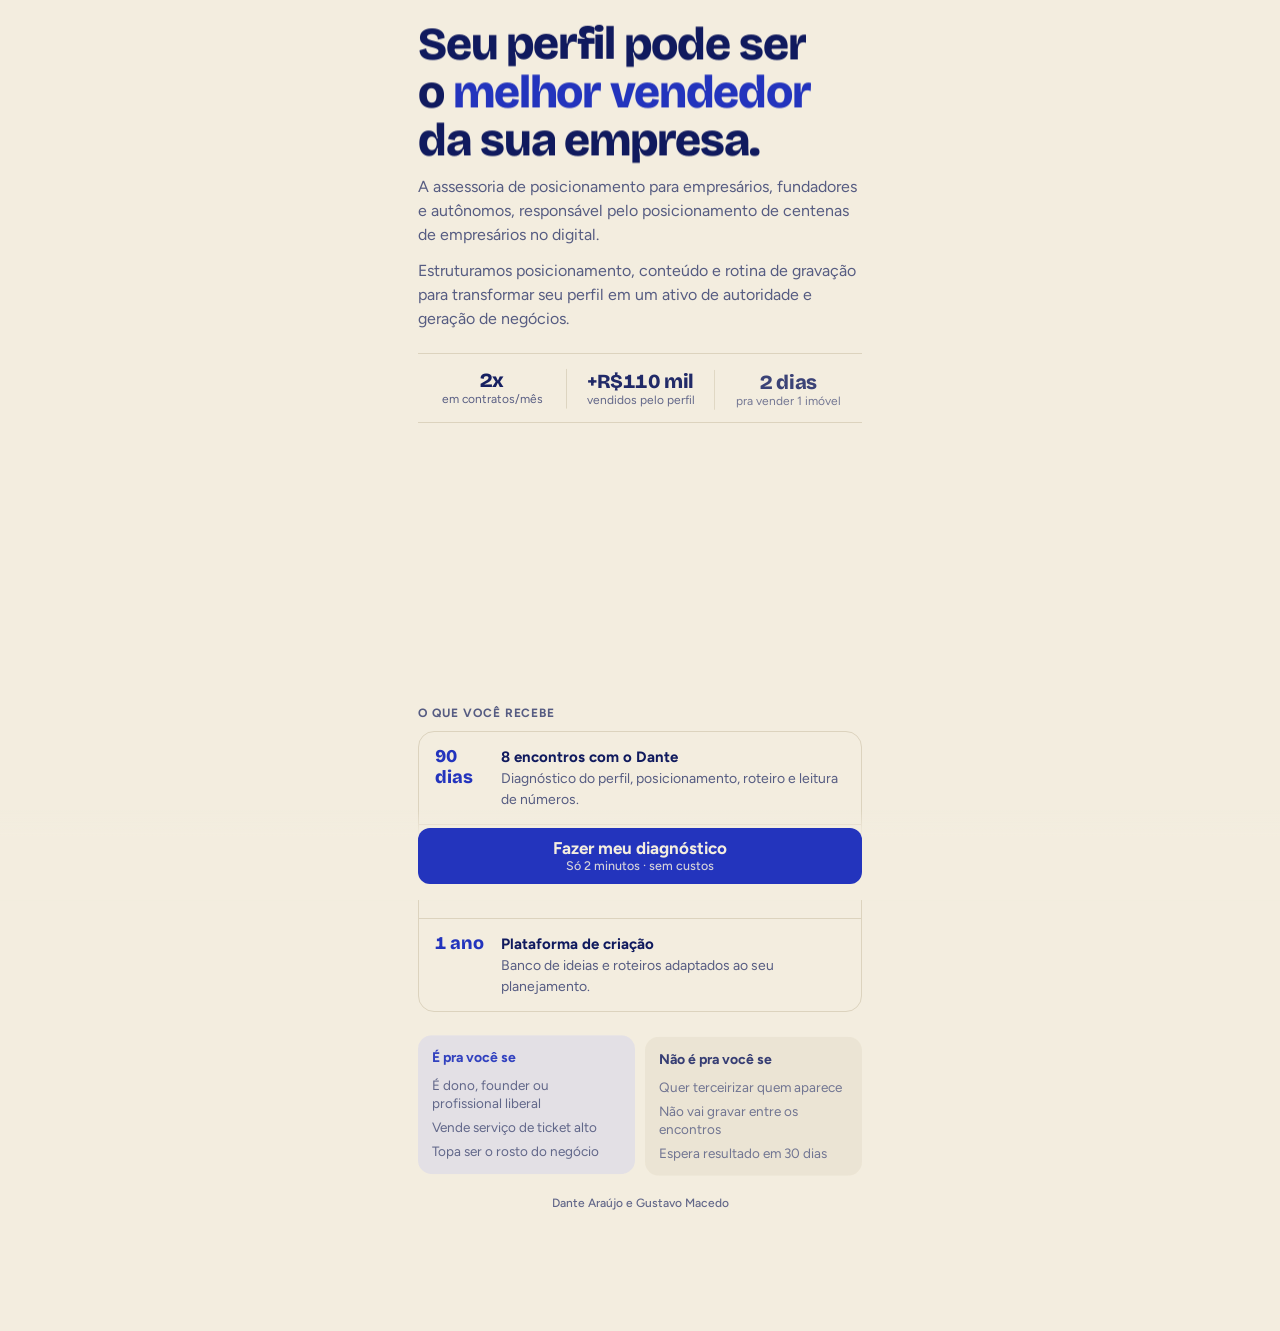
<file: site/index.html>
<!doctype html>
<html lang="pt-BR">
<head>
  <meta charset="utf-8">
  <meta name="viewport" content="width=device-width, initial-scale=1, viewport-fit=cover">

  <title>Founders · Seu perfil pode ser o melhor vendedor da sua empresa</title>
  <meta name="description" content="Posicionamento, linha de conteúdo e rotina de gravação para o seu Instagram trazer cliente. 8 encontros com Dante Araújo em 90 dias e 1 ano de comunidade.">
  <meta name="robots" content="index, follow, max-image-preview:large, max-snippet:-1">
  <meta name="author" content="Dante Araújo e Gustavo Macedo">
  <link rel="canonical" href="https://foundercc-site.vercel.app/">

  <meta name="theme-color" content="#F3EDDF">
  <meta name="color-scheme" content="only light">
  <meta name="format-detection" content="telephone=no">

  <!-- Open Graph / redes sociais -->
  <meta property="og:type" content="website">
  <meta property="og:locale" content="pt_BR">
  <meta property="og:site_name" content="Founders">
  <meta property="og:title" content="Seu perfil pode ser o melhor vendedor da sua empresa">
  <meta property="og:description" content="Posicionamento, linha de conteúdo e rotina de gravação para o Instagram trazer cliente. Faça seu diagnóstico em 2 minutos, sem custo.">
  <meta property="og:url" content="https://foundercc-site.vercel.app/">
  <meta property="og:image" content="https://foundercc-site.vercel.app/assets/img/og-image.png">
  <meta property="og:image:width" content="1200">
  <meta property="og:image:height" content="630">
  <meta property="og:image:alt" content="Seu perfil pode ser o melhor vendedor da sua empresa. Founders.">
  <meta name="twitter:card" content="summary_large_image">
  <meta name="twitter:title" content="Seu perfil pode ser o melhor vendedor da sua empresa">
  <meta name="twitter:description" content="Posicionamento, linha de conteúdo e rotina de gravação para o Instagram trazer cliente.">
  <meta name="twitter:image" content="https://foundercc-site.vercel.app/assets/img/og-image.png">

  <!-- Ícones -->
  <link rel="icon" href="assets/img/favicon-32.png" sizes="32x32" type="image/png">
  <link rel="apple-touch-icon" href="assets/img/apple-touch-icon.png">
  <link rel="manifest" href="site.webmanifest">

  <!-- Fontes locais (Bricolage Grotesque 600–800, Figtree 400–700) -->
  <link rel="preload" href="assets/fonts/bricolage-grotesque-var.woff2" as="font" type="font/woff2" crossorigin>
  <link rel="preload" href="assets/fonts/figtree-var.woff2" as="font" type="font/woff2" crossorigin>

  <!-- Marca a página para animar antes da primeira pintura, evitando o "pisca" do conteúdo -->
  <script>
    (function () {
      var d = document.documentElement;
      if (!window.matchMedia("(prefers-reduced-motion: reduce)").matches) {
        d.classList.add("anim");
        setTimeout(function () { d.classList.remove("anim"); }, 3000);
      }
    })();
  </script>

  <link rel="stylesheet" href="css/style.css">

  <script type="application/ld+json">
  {
    "@context": "https://schema.org",
    "@graph": [
      {
        "@type": "Organization",
        "@id": "https://foundercc-site.vercel.app/#organizacao",
        "name": "Founders",
        "alternateName": "@founders.cc",
        "url": "https://foundercc-site.vercel.app/",
        "logo": "https://foundercc-site.vercel.app/assets/img/icon-512.png",
        "description": "Programa que monta com donos de negócio o posicionamento, a linha de conteúdo e a rotina de gravação para o Instagram trazer cliente.",
        "sameAs": ["https://www.instagram.com/founders.cc/"],
        "founder": [
          { "@id": "https://foundercc-site.vercel.app/#dante-araujo" },
          { "@id": "https://foundercc-site.vercel.app/#gustavo-macedo" }
        ]
      },
      {
        "@type": "Person",
        "@id": "https://foundercc-site.vercel.app/#dante-araujo",
        "name": "Dante Araújo",
        "jobTitle": "Fundador",
        "worksFor": { "@type": "Organization", "name": "Forno Lab" }
      },
      {
        "@type": "Person",
        "@id": "https://foundercc-site.vercel.app/#gustavo-macedo",
        "name": "Gustavo Macedo",
        "jobTitle": "Fundador",
        "worksFor": { "@type": "Organization", "name": "Forno Lab" }
      },
      {
        "@type": "WebPage",
        "@id": "https://foundercc-site.vercel.app/#pagina",
        "url": "https://foundercc-site.vercel.app/",
        "name": "Founders · Seu perfil pode ser o melhor vendedor da sua empresa",
        "inLanguage": "pt-BR",
        "isPartOf": { "@type": "WebSite", "name": "Founders", "url": "https://foundercc-site.vercel.app/" },
        "about": { "@id": "https://foundercc-site.vercel.app/#servico" },
        "publisher": { "@id": "https://foundercc-site.vercel.app/#organizacao" },
        "primaryImageOfPage": "https://foundercc-site.vercel.app/assets/img/og-image.png"
      },
      {
        "@type": "Service",
        "@id": "https://foundercc-site.vercel.app/#servico",
        "name": "Founders",
        "serviceType": "Posicionamento e conteúdo para Instagram",
        "description": "Posicionamento, linha de conteúdo e rotina de gravação para o Instagram trazer cliente. O cliente aparece, o Founders constrói o caminho.",
        "provider": { "@id": "https://foundercc-site.vercel.app/#organizacao" },
        "areaServed": { "@type": "Country", "name": "Brasil" },
        "audience": {
          "@type": "BusinessAudience",
          "audienceType": "Donos, founders e profissionais liberais que vendem serviço de ticket alto e topam ser o rosto do negócio"
        },
        "hasOfferCatalog": {
          "@type": "OfferCatalog",
          "name": "O que você recebe",
          "itemListElement": [
            { "@type": "Offer", "itemOffered": { "@type": "Service", "name": "8 encontros com o Dante (90 dias)", "description": "Diagnóstico do perfil, posicionamento, roteiro e leitura de números." } },
            { "@type": "Offer", "itemOffered": { "@type": "Service", "name": "Comunidade de empresários (1 ano)", "description": "Grupo, lives semanais e quem está no mesmo jogo que você." } },
            { "@type": "Offer", "itemOffered": { "@type": "Service", "name": "Plataforma de criação (1 ano)", "description": "Banco de ideias e roteiros adaptados ao seu planejamento." } }
          ]
        }
      }
    ]
  }
  </script>
</head>
<body>
  <main class="wrap">

    <!-- 1. Tese -->
    <header class="tese">
      <h1 data-anim>Seu perfil pode ser o <em>melhor vendedor</em> da sua empresa.</h1>
      <p class="lede" data-anim>A assessoria de posicionamento para empresários, fundadores e autônomos, responsável pelo posicionamento de centenas de empresários no digital.</p>
      <p class="lede" data-anim>Estruturamos posicionamento, conteúdo e rotina de gravação para transformar seu perfil em um ativo de autoridade e geração de negócios.</p>
    </header>

    <!-- 2. Números dos membros -->
    <section class="stats" aria-labelledby="t-numeros" data-anim>
      <h2 id="t-numeros" class="sr-only">Resultados de membros</h2>
      <p class="stat"><b data-count="3" data-suffix="x">3x</b><small>em contratos/mês</small></p>
      <p class="stat"><b data-count="200" data-prefix="+R$" data-suffix=" mil">+R$200 mil</b><small>vendidos pelo perfil</small></p>
      <p class="stat"><b data-count="5" data-suffix=" dias">5 dias</b><small>pra vender 1 imóvel</small></p>
    </section>

    <!-- 3. Destaques (cases) -->
    <section aria-labelledby="t-cases">
      <h2 id="t-cases" class="rubrica" data-anim>Quem já passou por aqui</h2>
      <div class="highlights" role="group" aria-label="Cases">
        <button class="hl" type="button" aria-pressed="true" aria-controls="case-0" data-i="0"><span class="ring"><img src="assets/img/cases/guilherme-ferreira.jpg" alt="" width="54" height="54" decoding="async"></span><span class="hl-nome">Guilherme Ferreira</span></button>
        <button class="hl" type="button" aria-pressed="false" aria-controls="case-1" data-i="1"><span class="ring"><img src="assets/img/cases/guilherme-porto.jpg" alt="" width="54" height="54" decoding="async"></span><span class="hl-nome">Guilherme Porto</span></button>
        <button class="hl" type="button" aria-pressed="false" aria-controls="case-2" data-i="2"><span class="ring"><img src="assets/img/cases/carlos-samuel.jpg" alt="" width="54" height="54" decoding="async"></span><span class="hl-nome">Carlos Samuel</span></button>
        <button class="hl" type="button" aria-pressed="false" aria-controls="case-3" data-i="3"><span class="ring"><img src="assets/img/cases/daniel-lane.jpg" alt="" width="54" height="54" decoding="async"></span><span class="hl-nome">Daniel Lane</span></button>
        <button class="hl" type="button" aria-pressed="false" aria-controls="case-4" data-i="4"><span class="ring"><img src="assets/img/cases/isadora-andrade.jpg" alt="" width="54" height="54" decoding="async"></span><span class="hl-nome">Isadora Andrade</span></button>
      </div>
      <div class="case" aria-live="polite" data-anim>
        <article id="case-0" class="case-item">
          <h3 class="sr-only">Case Guilherme Ferreira</h3>
          <p class="case-titulo">R$ 50 mil → R$ 150 mil</p>
          <p>em novos contratos por mês. De 3 mil para 13 mil seguidores em menos de 6 meses, 100% orgânico, com a execução dele.</p>
        </article>
        <article id="case-1" class="case-item" hidden>
          <h3 class="sr-only">Case Guilherme Porto</h3>
          <p class="case-titulo">2 mil → 46,4 mil</p>
          <p>seguidores e mais de R$ 200 mil em vendas geradas através do posicionamento digital.</p>
        </article>
        <article id="case-2" class="case-item" hidden>
          <h3 class="sr-only">Case Carlos Samuel</h3>
          <p class="case-titulo">Contrato fechado em 7 dias</p>
          <p>de assessoria, através da criação de conteúdo.</p>
        </article>
        <article id="case-3" class="case-item" hidden>
          <h3 class="sr-only">Case Daniel Lane</h3>
          <p class="case-titulo">10 mil seguidores em 1 dia</p>
          <p>sem tráfego pago.</p>
        </article>
        <article id="case-4" class="case-item" hidden>
          <h3 class="sr-only">Case Isadora Andrade</h3>
          <p class="case-titulo">Imóvel vendido em 5 dias</p>
          <p>com um vídeo que ela mesma gravou e postou.</p>
        </article>
      </div>
    </section>

    <!-- 4. O que você recebe -->
    <section aria-labelledby="t-oferta" data-reveal>
      <h2 id="t-oferta" class="rubrica" data-anim>O que você recebe</h2>
      <ul class="offer" role="list">
        <li class="row" data-anim><span class="k">90 dias</span><span class="v"><b>8 encontros com o Dante</b><span>Diagnóstico do perfil, posicionamento, roteiro e leitura de números.</span></span></li>
        <li class="row" data-anim><span class="k">1 ano</span><span class="v"><b>Comunidade de empresários</b><span>Grupo, lives semanais e quem está no mesmo jogo que você.</span></span></li>
        <li class="row" data-anim><span class="k">1 ano</span><span class="v"><b>Plataforma de criação</b><span>Banco de ideias e roteiros adaptados ao seu planejamento.</span></span></li>
      </ul>
    </section>

    <!-- 5. Pra quem é / não é -->
    <section class="fit" aria-label="Pra quem é" data-reveal>
      <div class="yes" data-anim>
        <h2>É pra você se</h2>
        <ul role="list">
          <li>É dono, founder ou profissional liberal</li>
          <li>Vende serviço de ticket alto</li>
          <li>Topa ser o rosto do negócio</li>
        </ul>
      </div>
      <div class="no" data-anim>
        <h2>Não é pra você se</h2>
        <ul role="list">
          <li>Quer terceirizar quem aparece</li>
          <li>Não vai gravar entre os encontros</li>
          <li>Espera resultado em 30 dias</li>
        </ul>
      </div>
    </section>

    <!-- 6. Assinatura -->
    <footer class="sign" data-reveal>
      <p data-anim>Dante Araújo e Gustavo Macedo</p>
    </footer>
  </main>

  <!-- 7. Botão fixo -->
  <div class="cta-bar" data-anim>
    <!-- Trocar o href pelo link do formulário no Inlead -->
    <a class="cta" href="https://inlead.digital/foundercc-comunidade-dos-obstinados/" id="cta">Fazer meu diagnóstico<small>Só 2 minutos · sem custos</small></a>
  </div>

  <script src="js/vendor/gsap.min.js" defer></script>
  <script src="js/vendor/ScrollTrigger.min.js" defer></script>
  <script src="js/vendor/lenis.min.js" defer></script>
  <script src="js/main.js" defer></script>
</body>
</html>
</file>
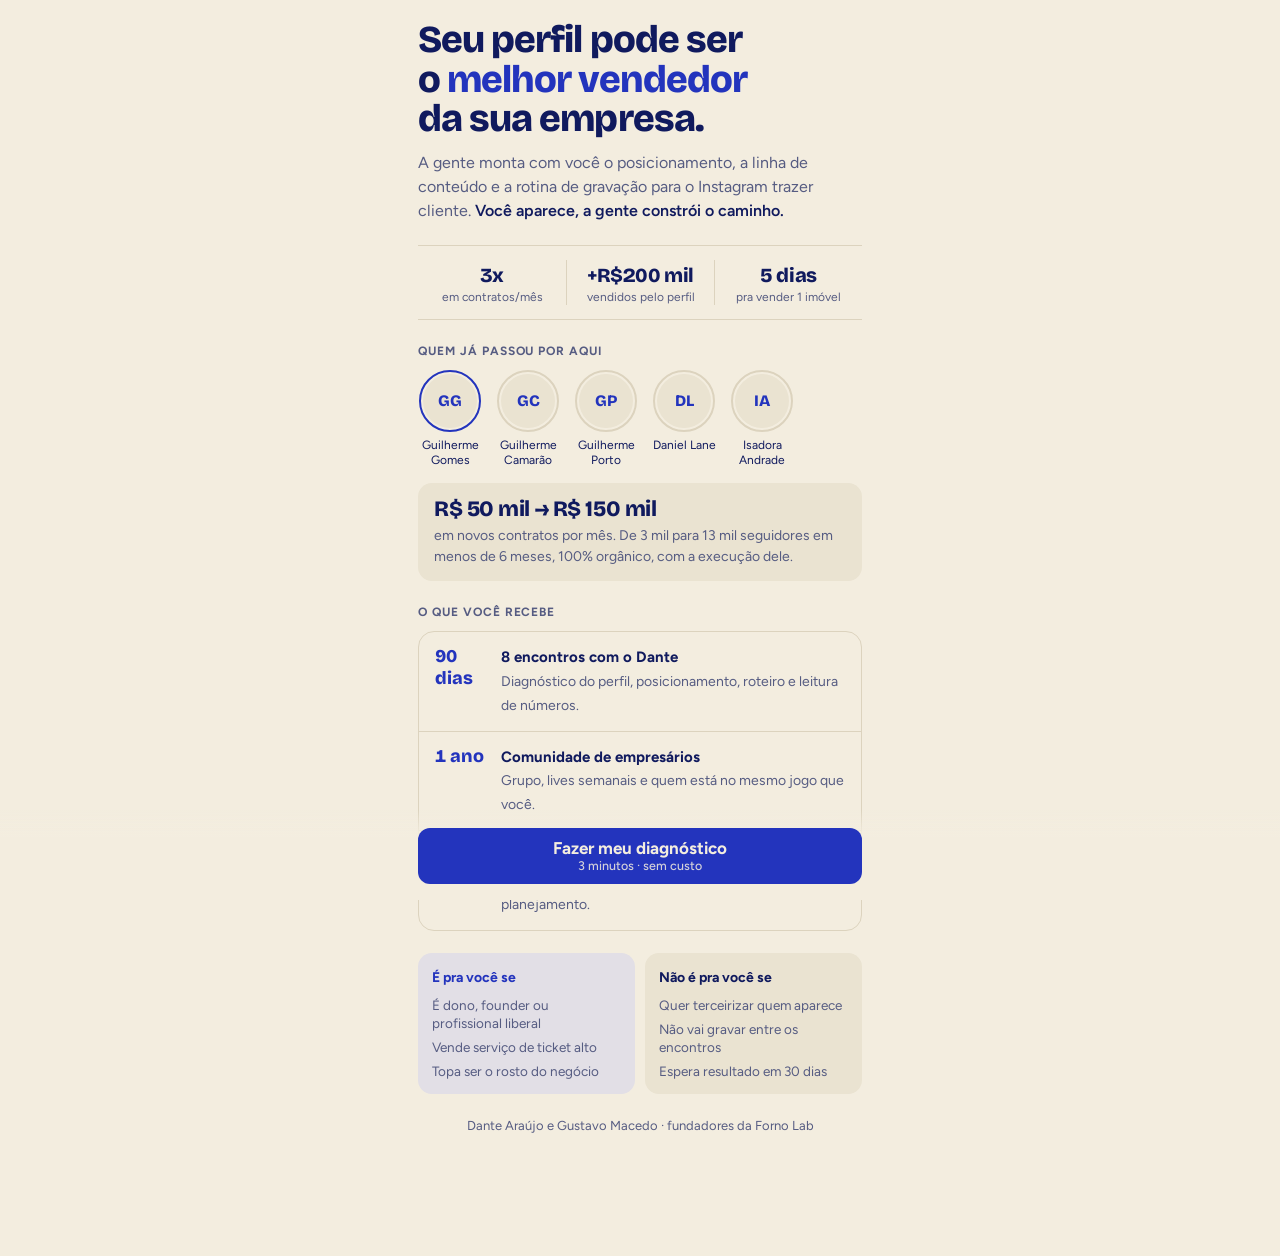
<file: references/Founders · Link da Bio.html>
<!doctype html><html><head><meta charset=utf8><meta name=viewport content="width=device-width,initial-scale=1,viewport-fit=cover"><style>:root{color-scheme:light;box-sizing:border-box;padding-top:env(safe-area-inset-top,0px);padding-bottom:env(safe-area-inset-bottom,0px)}html{scroll-padding-top:env(safe-area-inset-top,0px)}body{margin:0;padding:0;font:14px -apple-system,BlinkMacSystemFont,sans-serif;background:#faf9f5;color:#141413}img{max-width:100%}[hidden]:not([hidden=until-found i]){display:none!important}</style></head><body>
<title>Founders · Link da Bio</title>
<link rel="preconnect" href="https://fonts.googleapis.com">
<link rel="preconnect" href="https://fonts.gstatic.com" crossorigin>
<link rel="stylesheet" href="https://fonts.googleapis.com/css2?family=Bricolage+Grotesque:opsz,wght@12..96,600;12..96,800&family=Figtree:wght@400;500;600;700&display=swap">
<style>
/* Layout: perfil de Instagram que vira página — cabeçalho de perfil, linha de "números", destaques clicáveis com cases, e um botão fixo que leva ao diagnóstico */
:root{
  /* paleta da gravura: papel creme + tinta azul */
  --bg:#F3EDDF;
  --surface:#EAE3D1;
  --fg:#101A5E;
  --muted:#565C82;
  --line:#DCD3BE;
  --accent:#2334BD;
  --accent-ink:#F3EDDF;
  --accent-soft:#E2DFE6;
  --display:"Bricolage Grotesque", "Figtree", system-ui, sans-serif;
  --body:"Figtree", system-ui, -apple-system, "Segoe UI", sans-serif;
}
@media (prefers-color-scheme: dark){
  :root:not([data-theme="light"]){
    --bg:#0D1446; --surface:#162060; --fg:#F3EDDF; --muted:#AEB2D2; --line:#26307A;
    --accent:#8F9CFF; --accent-ink:#0D1446; --accent-soft:#1D2875; color-scheme:dark;
  }
}
:root[data-theme="dark"]{
  --bg:#0D1446; --surface:#162060; --fg:#F3EDDF; --muted:#AEB2D2; --line:#26307A;
  --accent:#8F9CFF; --accent-ink:#0D1446; --accent-soft:#1D2875; color-scheme:dark;
}
*{box-sizing:border-box}
body{background:var(--bg);color:var(--fg);font-family:var(--body);font-size:16px;line-height:1.5;-webkit-font-smoothing:antialiased}
.wrap{max-width:480px;margin:0 auto;padding-inline:18px;padding-block:20px 120px;display:flex;flex-direction:column;gap:22px}

/* tese */
h1{font-family:var(--display);font-weight:800;font-size:clamp(30px,8.4vw,38px);line-height:1.04;letter-spacing:-.025em;margin:0;text-wrap:balance}
h1 em{font-style:normal;color:var(--accent)}
.lede{margin:0;color:var(--muted);font-size:16px;max-width:62ch}
.lede strong{color:var(--fg);font-weight:600}

/* números estilo perfil */
.stats{display:grid;grid-template-columns:repeat(3,1fr);border-block:1px solid var(--line);padding-block:14px}
.stat{text-align:center;min-width:0;padding-inline:4px}
.stat + .stat{border-left:1px solid var(--line)}
.stat b{display:block;font-family:var(--display);font-weight:800;font-size:20px;letter-spacing:-.02em;font-variant-numeric:tabular-nums}
.stat small{display:block;color:var(--muted);font-size:12px;line-height:1.3}

/* destaques */
.label{font-size:12px;font-weight:700;letter-spacing:.08em;text-transform:uppercase;color:var(--muted);margin:0 0 10px}
.highlights{display:flex;gap:14px;overflow-x:auto;padding-bottom:4px;scrollbar-width:none;margin-inline:-18px;padding-inline:18px}
.highlights::-webkit-scrollbar{display:none}
.hl{flex:none;display:flex;flex-direction:column;align-items:center;gap:6px;background:none;border:0;padding:0;cursor:pointer;color:var(--fg);font:inherit;width:64px}
.hl .ring{width:62px;height:62px;border-radius:50%;padding:2px;border:2px solid var(--line);display:grid;place-items:center;transition:border-color .2s}
.hl .ring i{width:100%;height:100%;border-radius:50%;background:var(--surface);display:grid;place-items:center;font-style:normal;font-family:var(--display);font-weight:800;font-size:16px;color:var(--accent)}
.hl span{font-size:12px;line-height:1.2;text-align:center}
.hl[aria-pressed="true"] .ring{border-color:var(--accent)}
.hl:focus-visible{outline:2px solid var(--accent);outline-offset:4px;border-radius:12px}
.case{margin-top:12px;background:var(--surface);border-radius:14px;padding:14px 16px;display:flex;flex-direction:column;gap:4px}
.case b{font-family:var(--display);font-weight:800;font-size:22px;letter-spacing:-.02em;line-height:1.1}
.case p{margin:0;color:var(--muted);font-size:14px}

/* o que é */
.offer{display:flex;flex-direction:column;gap:0;border:1px solid var(--line);border-radius:16px;overflow:hidden}
.row{display:flex;gap:14px;align-items:flex-start;padding:14px 16px}
.row + .row{border-top:1px solid var(--line)}
.row .k{flex:none;width:52px;font-family:var(--display);font-weight:800;font-size:18px;color:var(--accent);line-height:1.2;font-variant-numeric:tabular-nums}
.row .v{min-width:0}
.row .v b{display:block;font-weight:700;font-size:15px}
.row .v span{color:var(--muted);font-size:14px}

/* pra quem */
.fit{display:grid;grid-template-columns:1fr 1fr;gap:10px}
.fit div{min-width:0;border-radius:14px;padding:14px;background:var(--surface)}
.fit h3{margin:0 0 8px;font-size:14px;font-weight:700}
.fit ul{margin:0;padding:0;list-style:none;display:flex;flex-direction:column;gap:6px;font-size:13.5px;line-height:1.35;color:var(--muted)}
.fit .yes h3{color:var(--accent)}
.fit .yes{background:var(--accent-soft)}
@media (max-width:360px){.fit{grid-template-columns:1fr}}

.sign{color:var(--muted);font-size:13px;text-align:center;margin:0}

/* CTA fixo */
.cta-bar{position:fixed;left:0;right:0;bottom:0;background:linear-gradient(to top,var(--bg) 70%,transparent);padding:18px 18px calc(16px + env(safe-area-inset-bottom,0px))}
.cta{display:flex;flex-direction:column;align-items:center;justify-content:center;max-width:444px;margin:0 auto;min-height:56px;border-radius:12px;background:var(--accent);color:var(--accent-ink);text-decoration:none;font-weight:700;font-size:17px;line-height:1.15;padding:10px 16px;transition:transform .15s}
.cta small{font-weight:500;font-size:12.5px;opacity:.85}
.cta:active{transform:scale(.98)}
.cta:focus-visible{outline:3px solid var(--fg);outline-offset:3px}
@media (prefers-reduced-motion:reduce){*{transition:none!important}}
</style>

<main class="wrap">
  <section style="display:flex;flex-direction:column;gap:12px">
    <h1>Seu perfil pode ser o <em>melhor vendedor</em> da sua empresa.</h1>
    <p class="lede">A gente monta com você o posicionamento, a linha de conteúdo e a rotina de gravação para o Instagram trazer cliente. <strong>Você aparece, a gente constrói o caminho.</strong></p>
  </section>

  <section class="stats" aria-label="Resultados de membros">
    <div class="stat"><b>3x</b><small>em contratos/mês</small></div>
    <div class="stat"><b>+R$200 mil</b><small>vendidos pelo perfil</small></div>
    <div class="stat"><b>5 dias</b><small>pra vender 1 imóvel</small></div>
  </section>

  <section>
    <p class="label">Quem já passou por aqui</p>
    <div class="highlights" role="group" aria-label="Cases">
      <button class="hl" type="button" aria-pressed="true" data-i="0"><div class="ring"><i>GG</i></div><span>Guilherme Gomes</span></button>
      <button class="hl" type="button" aria-pressed="false" data-i="1"><div class="ring"><i>GC</i></div><span>Guilherme Camarão</span></button>
      <button class="hl" type="button" aria-pressed="false" data-i="2"><div class="ring"><i>GP</i></div><span>Guilherme Porto</span></button>
      <button class="hl" type="button" aria-pressed="false" data-i="3"><div class="ring"><i>DL</i></div><span>Daniel Lane</span></button>
      <button class="hl" type="button" aria-pressed="false" data-i="4"><div class="ring"><i>IA</i></div><span>Isadora Andrade</span></button>
    </div>
    <div class="case" id="case" aria-live="polite">
      <b>R$ 50 mil → R$ 150 mil</b>
      <p>em novos contratos por mês. De 3 mil para 13 mil seguidores em menos de 6 meses, 100% orgânico, com a execução dele.</p>
    </div>
  </section>

  <section>
    <p class="label">O que você recebe</p>
    <div class="offer">
      <div class="row"><div class="k">90 dias</div><div class="v"><b>8 encontros com o Dante</b><span>Diagnóstico do perfil, posicionamento, roteiro e leitura de números.</span></div></div>
      <div class="row"><div class="k">1 ano</div><div class="v"><b>Comunidade de empresários</b><span>Grupo, lives semanais e quem está no mesmo jogo que você.</span></div></div>
      <div class="row"><div class="k">1 ano</div><div class="v"><b>Plataforma de criação</b><span>Banco de ideias e roteiros adaptados ao seu planejamento.</span></div></div>
    </div>
  </section>

  <section class="fit">
    <div class="yes">
      <h3>É pra você se</h3>
      <ul>
        <li>É dono, founder ou profissional liberal</li>
        <li>Vende serviço de ticket alto</li>
        <li>Topa ser o rosto do negócio</li>
      </ul>
    </div>
    <div>
      <h3>Não é pra você se</h3>
      <ul>
        <li>Quer terceirizar quem aparece</li>
        <li>Não vai gravar entre os encontros</li>
        <li>Espera resultado em 30 dias</li>
      </ul>
    </div>
  </section>

  <p class="sign">Dante Araújo e Gustavo Macedo · fundadores da Forno Lab</p>
</main>

<div class="cta-bar">
  <!-- Trocar o href pelo link do formulário no Inlead -->
  <a class="cta" href="#formulario" id="cta">Fazer meu diagnóstico<small>3 minutos · sem custo</small></a>
</div>

<script>
const cases=[
  ["R$ 50 mil → R$ 150 mil","em novos contratos por mês. De 3 mil para 13 mil seguidores em menos de 6 meses, 100% orgânico, com a execução dele."],
  ["2 mil → 46,4 mil","seguidores, e mais de R$ 200 mil vendidos vindos da presença digital."],
  ["39 mil seguidores","em menos de um ano, no Direito, um dos nichos mais travados para conteúdo."],
  ["+8 mil em 1 semana","com um único vídeo, sem tráfego pago. A chamada foi desenhada com a gente."],
  ["Imóvel vendido em 5 dias","com um vídeo que ela mesma gravou e postou."]
];
const box=document.getElementById("case");
document.querySelectorAll(".hl").forEach(b=>b.addEventListener("click",()=>{
  document.querySelectorAll(".hl").forEach(x=>x.setAttribute("aria-pressed","false"));
  b.setAttribute("aria-pressed","true");
  const c=cases[+b.dataset.i];
  box.querySelector("b").textContent=c[0];
  box.querySelector("p").textContent=c[1];
}));
</script>

</body></html>
</file>
<file: site/css/style.css>
/* =========================================================
   Founders · Link da Bio
   Gravura em uma tinta só: papel creme + tinta azul.
   Tokens e escala seguem references/founders-bio-design-system.md
   ========================================================= */

/* ---------- Fontes (locais, variáveis, subset latino) ---------- */
@font-face {
  font-family: "Bricolage Grotesque";
  src: url("../assets/fonts/bricolage-grotesque-var.woff2") format("woff2");
  font-weight: 600 800;
  font-style: normal;
  font-display: swap;
}
@font-face {
  font-family: "Figtree";
  src: url("../assets/fonts/figtree-var.woff2") format("woff2");
  font-weight: 400 700;
  font-style: normal;
  font-display: swap;
}

/* ---------- Tokens ---------- */
:root {
  /* cores — tema claro */
  --papel: #F3EDDF;
  --papel-escuro: #EAE3D1;
  --tinta-texto: #101A5E;
  --tinta-apoio: #565C82;
  --fio: #DCD3BE;
  --tinta: #2334BD;
  --tinta-sobre-azul: #F3EDDF;
  --azul-lavado: #E2DFE6;

  /* tipografia */
  --display: "Bricolage Grotesque", "Figtree", system-ui, sans-serif;
  --body: "Figtree", system-ui, -apple-system, "Segoe UI", sans-serif;

  /* espaçamento */
  --respiro-lateral: 18px;
  --entre-blocos: 22px;
  --interno: 16px;
  --interno-curto: 14px;
  --vao: 10px;
  --vao-curto: 6px;

  /* raios e linhas */
  --raio-botao: 12px;
  --raio-quadro: 14px;
  --raio-lista: 16px;
  --filete: 1px;

  /* sempre papel: a página não acompanha o modo escuro do aparelho */
  color-scheme: only light;
}

/* ---------- Base ---------- */
*, *::before, *::after { box-sizing: border-box; }

html {
  -webkit-text-size-adjust: 100%;
  text-size-adjust: 100%;
}

body {
  margin: 0;
  min-height: 100vh;
  min-height: 100dvh;
  background: var(--papel);
  color: var(--tinta-texto);
  font-family: var(--body);
  font-size: 16px;
  line-height: 1.5;
  -webkit-font-smoothing: antialiased;
  -moz-osx-font-smoothing: grayscale;
  -webkit-tap-highlight-color: transparent;
}

h1, h2, h3, p, ul { margin: 0; }
ul { padding: 0; list-style: none; }

.sr-only {
  position: absolute;
  width: 1px;
  height: 1px;
  padding: 0;
  margin: -1px;
  overflow: hidden;
  clip: rect(0 0 0 0);
  white-space: nowrap;
  border: 0;
}

/* Lenis */
html.lenis, html.lenis body { height: auto; }
.lenis:not(.lenis-autoToggle).lenis-stopped { overflow: clip; }
.lenis.lenis-smooth [data-lenis-prevent] { overscroll-behavior: contain; }

/* Esconde o que vai animar até o GSAP assumir (só com movimento ligado) */
.anim [data-anim] { visibility: hidden; }

/* ---------- Layout ---------- */
.wrap {
  max-width: 480px;
  margin: 0 auto;
  padding-inline: var(--respiro-lateral);
  padding-top: calc(20px + env(safe-area-inset-top, 0px));
  padding-bottom: 120px;
  display: flex;
  flex-direction: column;
  gap: var(--entre-blocos);
}

/* ---------- 1. Tese ---------- */
.tese {
  display: flex;
  flex-direction: column;
  gap: 12px;
}

h1 {
  font-family: var(--display);
  font-weight: 800;
  font-size: clamp(30px, 10vw, 46px);
  line-height: 1.04;
  letter-spacing: -0.025em;
  text-wrap: balance;
}
h1 em {
  font-style: normal;
  color: var(--tinta);
}

/* máscara das palavras da headline (criada pelo JS) */
h1 .w {
  display: inline-block;
  overflow: hidden;
  vertical-align: top;
  padding-bottom: 0.1em;
  margin-bottom: -0.1em;
}
h1 .wi { display: inline-block; will-change: transform; }

.lede {
  color: var(--tinta-apoio);
  font-size: 16px;
  line-height: 1.5;
  max-width: 62ch;
  /* distribui melhor as linhas e evita palavra sozinha na última */
  text-wrap: pretty;
}
.lede strong {
  color: var(--tinta-texto);
  font-weight: 600;
}

/* ---------- Rubrica ---------- */
.rubrica {
  font-family: var(--body);
  font-size: 12px;
  line-height: 1.2;
  font-weight: 700;
  letter-spacing: 0.08em;
  text-transform: uppercase;
  color: var(--tinta-apoio);
  margin-bottom: var(--vao);
}

/* ---------- 2. Números ---------- */
.stats {
  position: relative;
  display: grid;
  grid-template-columns: repeat(3, 1fr);
  border-block: var(--filete) solid var(--fio);
  padding-block: var(--interno-curto);
}
.stat {
  text-align: center;
  min-width: 0;
  padding-inline: 4px;
}
.stat + .stat { border-left: var(--filete) solid var(--fio); }
.stat b {
  display: block;
  font-family: var(--display);
  font-weight: 800;
  /* 20px no padrão; encolhe só abaixo de ~400px para "+R$200 mil" caber na coluna */
  font-size: clamp(15px, 5vw, 20px);
  line-height: 1.2;
  letter-spacing: -0.02em;
  font-variant-numeric: tabular-nums;
  white-space: nowrap;
}
.stat small {
  display: block;
  color: var(--tinta-apoio);
  font-size: 12px;
  line-height: 1.3;
}

/* ---------- 3. Destaques ---------- */
.highlights {
  display: flex;
  gap: var(--interno-curto);
  overflow-x: auto;
  overscroll-behavior-x: contain;
  scrollbar-width: none;
  margin-inline: calc(var(--respiro-lateral) * -1);
  padding: 4px var(--respiro-lateral);
  scroll-padding-inline: var(--respiro-lateral);
}
.highlights::-webkit-scrollbar { display: none; }

.hl {
  flex: none;
  width: 64px;
  display: flex;
  flex-direction: column;
  align-items: center;
  gap: var(--vao-curto);
  padding: 0;
  border: 0;
  background: none;
  color: var(--tinta-texto);
  font: inherit;
  cursor: pointer;
}
.hl .ring {
  width: 62px;
  height: 62px;
  border-radius: 50%;
  padding: 2px;
  border: 2px solid var(--fio);
  display: grid;
  place-items: center;
  transition: border-color 0.2s;
}
.hl .ring img {
  display: block;
  width: 100%;
  height: 100%;
  border-radius: 50%;
  background: var(--papel-escuro);
  object-fit: cover;
}
.hl-nome {
  font-size: 12px;
  line-height: 1.2;
  font-weight: 500;
  text-align: center;
}
.hl[aria-pressed="true"] .ring { border-color: var(--tinta); }
.hl:focus-visible {
  outline: 2px solid var(--tinta);
  outline-offset: 4px;
  border-radius: 12px;
}

.case {
  margin-top: 12px;
  background: var(--papel-escuro);
  border-radius: var(--raio-quadro);
  padding: var(--interno-curto) var(--interno);
}
.case-item {
  display: flex;
  flex-direction: column;
  gap: 4px;
}
.case-item[hidden] { display: none; }
.case-titulo {
  font-family: var(--display);
  font-weight: 800;
  font-size: 22px;
  line-height: 1.1;
  letter-spacing: -0.02em;
}
.case-item p:not(.case-titulo) {
  color: var(--tinta-apoio);
  font-size: 14px;
  line-height: 1.5;
}

/* ---------- 4. O que você recebe ---------- */
.offer {
  border: var(--filete) solid var(--fio);
  border-radius: var(--raio-lista);
  overflow: hidden;
}
.row {
  display: flex;
  gap: var(--interno-curto);
  align-items: flex-start;
  padding: var(--interno-curto) var(--interno);
}
.row + .row { border-top: var(--filete) solid var(--fio); }
.row .k {
  flex: none;
  width: 52px;
  font-family: var(--display);
  font-weight: 800;
  font-size: 18px;
  line-height: 1.2;
  color: var(--tinta);
  font-variant-numeric: tabular-nums;
}
.row .v { min-width: 0; }
.row .v b {
  display: block;
  font-weight: 700;
  font-size: 15px;
  line-height: 1.5;
}
.row .v span {
  display: block;
  color: var(--tinta-apoio);
  font-size: 14px;
  line-height: 1.5;
}

/* ---------- 5. Pra quem é / não é ---------- */
.fit {
  display: grid;
  grid-template-columns: 1fr 1fr;
  gap: var(--vao);
}
.fit > div {
  min-width: 0;
  border-radius: var(--raio-quadro);
  padding: var(--interno-curto);
  background: var(--papel-escuro);
}
.fit h2 {
  margin: 0 0 8px;
  font-family: var(--body);
  font-size: 14px;
  line-height: 1.3;
  font-weight: 700;
  color: var(--tinta-texto);
}
.fit .yes { background: var(--azul-lavado); }
.fit .yes h2 { color: var(--tinta); }
.fit ul {
  display: flex;
  flex-direction: column;
  gap: var(--vao-curto);
  font-size: 13.5px;
  line-height: 1.35;
  color: var(--tinta-apoio);
}
@media (max-width: 360px) {
  .fit { grid-template-columns: 1fr; }
}

/* ---------- 6. Assinatura ---------- */
.sign p {
  color: var(--tinta-apoio);
  font-size: 12px;
  line-height: 1.3;
  font-weight: 500;
  text-align: center;
}

/* ---------- 7. Botão fixo ---------- */
.cta-bar {
  position: fixed;
  left: 0;
  right: 0;
  bottom: 0;
  z-index: 10;
  padding: 18px var(--respiro-lateral) calc(16px + env(safe-area-inset-bottom, 0px));
  background: linear-gradient(to top, var(--papel) 70%, transparent);
  pointer-events: none;
}
.cta {
  pointer-events: auto;
  display: flex;
  flex-direction: column;
  align-items: center;
  justify-content: center;
  width: 100%;
  max-width: 444px;
  min-height: 56px;
  margin: 0 auto;
  padding: 10px 16px;
  border-radius: var(--raio-botao);
  background: var(--tinta);
  color: var(--tinta-sobre-azul);
  font-family: var(--body);
  font-weight: 700;
  font-size: 17px;
  line-height: 1.15;
  text-decoration: none;
  transition: transform 0.15s;
}
.cta small {
  font-size: 12.5px;
  font-weight: 500;
  opacity: 0.85;
}
.cta:active { transform: scale(0.98); }
.cta:focus-visible {
  outline: 3px solid var(--tinta-texto);
  outline-offset: 3px;
}

/* ---------- Movimento reduzido ---------- */
@media (prefers-reduced-motion: reduce) {
  *, *::before, *::after {
    transition: none !important;
    animation: none !important;
    scroll-behavior: auto !important;
  }
}
</file>
